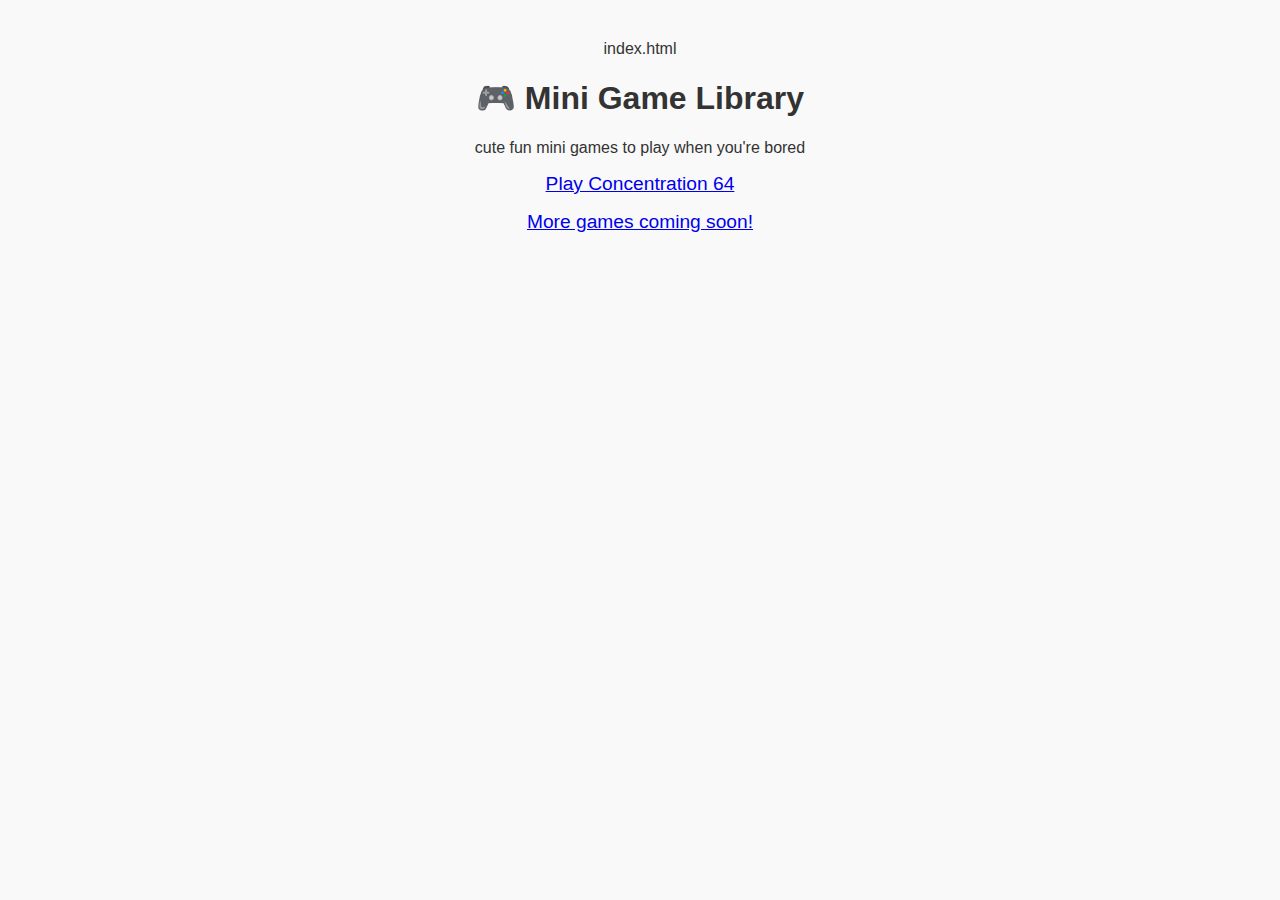
<file: index.html>
index.html 

<!DOCTYPE html>
<html lang="en">
<head>
  <meta charset="UTF-8">
  <title>Mini Game Library</title>
  <link rel="stylesheet" href="style.css" />
</head>
<body>
  <h1>🎮 Mini Game Library</h1>
  <p>cute fun mini games to play when you're bored</p>

  <ul>
    <li><a href="games/concentration-64/index.html">Play Concentration 64</a></li>
    <li><a href="games/coming-soon.html">More games coming soon!</a></li>
  </ul>
</body>
</html>
</file>
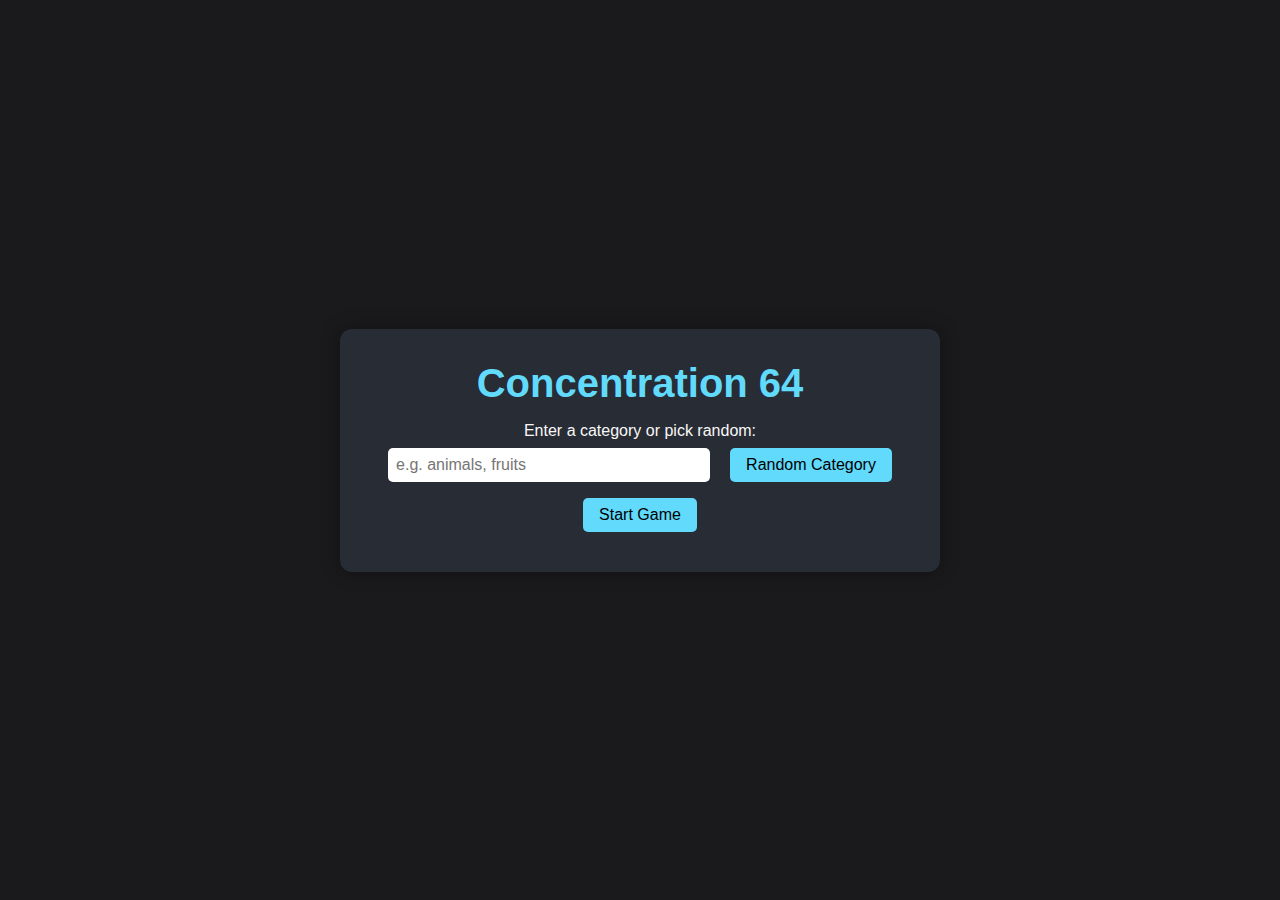
<file: games/concentration-64/index.html>
<!DOCTYPE html>
<html lang="en">
<head>
  <meta charset="UTF-8" />
  <meta name="viewport" content="width=device-width, initial-scale=1.0"/>
  <title>Concentration 64</title>
  <link rel="stylesheet" href="styles.css" />
</head>
<body>
  <div class="game-container">
    <h1>Concentration 64</h1>
    
    <div id="setup-screen">
      <label for="category">Enter a category or pick random:</label>
      <input type="text" id="category-input" placeholder="e.g. animals, fruits"/>
      <button id="random-category">Random Category</button>
      <button id="start-game">Start Game</button>
    </div>

    <div id="game-screen" class="hidden">
      <div class="scoreboard">
        <div>Player Score: <span id="player-score">0</span></div>
        <div>AI Score: <span id="ai-score">0</span></div>
        <div>Time Left: <span id="timer">5</span>s</div>
      </div>

      <div id="turn-display">Player's Turn</div>

      <div class="input-area">
        <input type="text" id="player-input" placeholder="Your word" disabled />
        <button id="submit-word" disabled>Submit</button>
      </div>

      <div class="word-log">
        <h3>Words Used</h3>
        <ul id="word-list"></ul>
      </div>
    </div>

    <div id="game-over" class="hidden">
      <h2 id="winner-msg"></h2>
      <button id="restart">Play Again</button>
    </div>
  </div>

  <script src="script.js"></script>
</body>
</html>
</file>
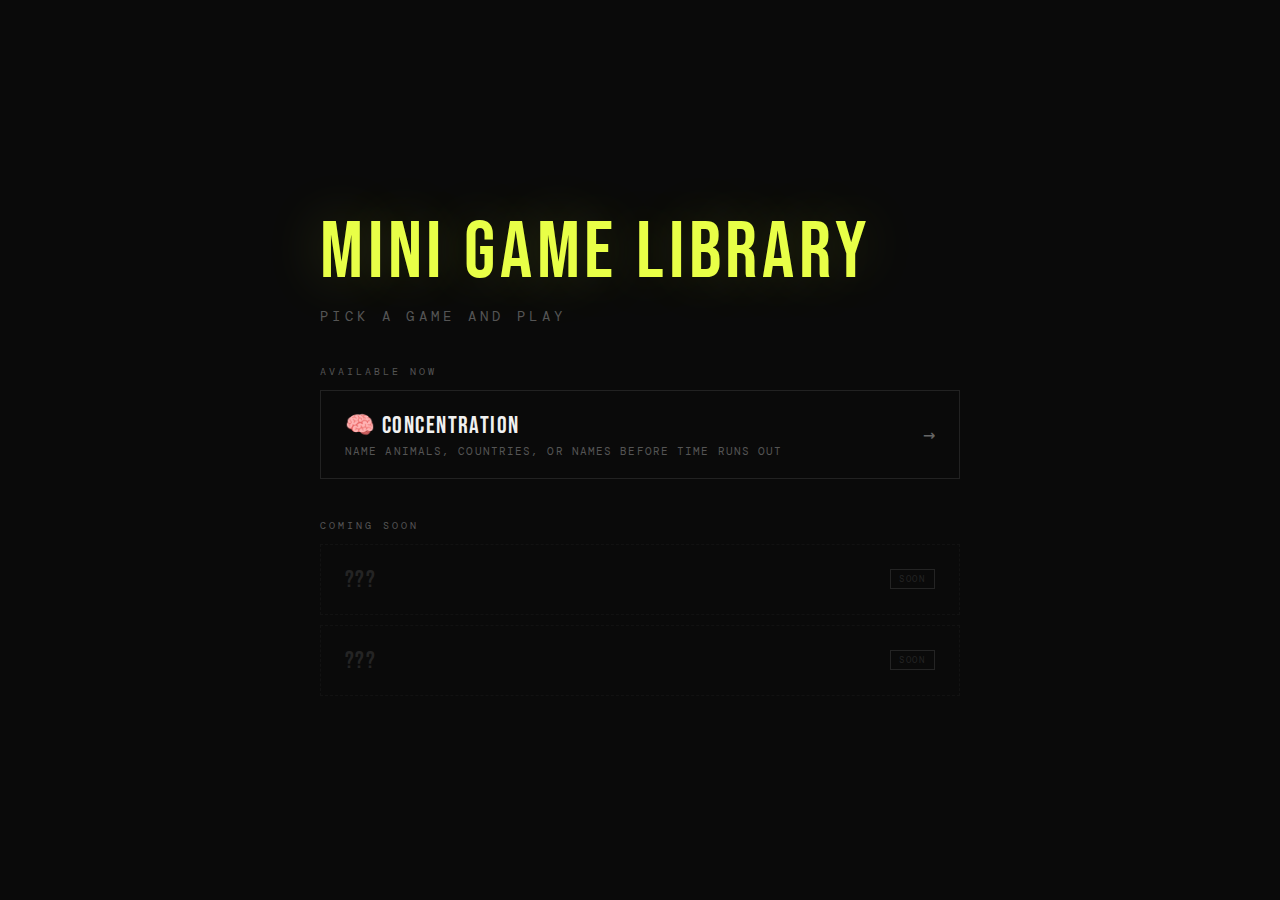
<file: home_index.html>
<!DOCTYPE html>
<html lang="en">
<head>
<meta charset="UTF-8">
<meta name="viewport" content="width=device-width, initial-scale=1.0">
<title>Mini Game Library</title>
<link href="https://fonts.googleapis.com/css2?family=Bebas+Neue&family=DM+Mono:wght@400;500&display=swap" rel="stylesheet">
<style>
  :root {
    --bg: #0a0a0a;
    --surface: #111;
    --border: #222;
    --accent: #e8ff47;
    --text: #f0f0f0;
    --muted: #555;
  }

  * { margin: 0; padding: 0; box-sizing: border-box; }

  body {
    background: var(--bg);
    color: var(--text);
    font-family: 'DM Mono', monospace;
    min-height: 100vh;
    display: flex;
    flex-direction: column;
    align-items: center;
    justify-content: center;
    padding: 24px;
  }

  .wrap {
    width: 100%;
    max-width: 640px;
    display: flex;
    flex-direction: column;
    gap: 40px;
    animation: fadeUp 0.4s ease;
  }

  .logo {
    font-family: 'Bebas Neue', sans-serif;
    font-size: clamp(36px, 10vw, 80px);
    letter-spacing: 0.06em;
    color: var(--accent);
    text-shadow: 0 0 60px rgba(232,255,71,0.2);
  }

  .logo span {
    display: block;
    font-family: 'DM Mono', monospace;
    font-size: 0.18em;
    letter-spacing: 0.3em;
    color: var(--muted);
    text-transform: uppercase;
    margin-top: 6px;
  }

  .section-label {
    font-size: 10px;
    letter-spacing: 0.3em;
    text-transform: uppercase;
    color: var(--muted);
    margin-bottom: 12px;
  }

  .game-list {
    display: flex;
    flex-direction: column;
    gap: 10px;
  }

  .game-card {
    display: flex;
    align-items: center;
    justify-content: space-between;
    padding: 20px 24px;
    border: 1px solid var(--border);
    text-decoration: none;
    color: var(--text);
    transition: all 0.15s;
    position: relative;
    overflow: hidden;
  }

  .game-card::before {
    content: '';
    position: absolute;
    inset: 0;
    background: var(--accent);
    transform: translateX(-100%);
    transition: transform 0.2s ease;
    z-index: 0;
  }

  .game-card:hover::before { transform: translateX(0); }
  .game-card:hover { color: #000; border-color: var(--accent); }
  .game-card:hover .game-desc { color: #000; }
  .game-card > * { position: relative; z-index: 1; }

  .game-info { display: flex; flex-direction: column; gap: 4px; }

  .game-name {
    font-family: 'Bebas Neue', sans-serif;
    font-size: 24px;
    letter-spacing: 0.06em;
  }

  .game-desc {
    font-size: 11px;
    letter-spacing: 0.1em;
    color: var(--muted);
    text-transform: uppercase;
  }

  .game-arrow {
    font-size: 20px;
    opacity: 0.4;
  }

  .coming-soon {
    border: 1px dashed var(--border);
    padding: 20px 24px;
    display: flex;
    align-items: center;
    justify-content: space-between;
    opacity: 0.35;
  }

  .coming-soon .game-name {
    font-family: 'Bebas Neue', sans-serif;
    font-size: 24px;
    letter-spacing: 0.06em;
    color: var(--muted);
  }

  .badge {
    font-size: 9px;
    letter-spacing: 0.2em;
    text-transform: uppercase;
    border: 1px solid var(--muted);
    color: var(--muted);
    padding: 3px 8px;
  }

  @keyframes fadeUp {
    from { opacity: 0; transform: translateY(16px); }
    to { opacity: 1; transform: translateY(0); }
  }
</style>
</head>
<body>
<div class="wrap">
  <div class="logo">
    Mini Game Library
    <span>pick a game and play</span>
  </div>

  <div>
    <div class="section-label">Available Now</div>
    <div class="game-list">
      <a class="game-card" href="games/concentration-64/index.html">
        <div class="game-info">
          <div class="game-name">🧠 Concentration</div>
          <div class="game-desc">Name animals, countries, or names before time runs out</div>
        </div>
        <div class="game-arrow">→</div>
      </a>
    </div>
  </div>

  <div>
    <div class="section-label">Coming Soon</div>
    <div class="game-list">
      <div class="coming-soon">
        <div class="game-name">??? </div>
        <div class="badge">Soon</div>
      </div>
      <div class="coming-soon">
        <div class="game-name">???</div>
        <div class="badge">Soon</div>
      </div>
    </div>
  </div>
</div>
</body>
</html>
</file>
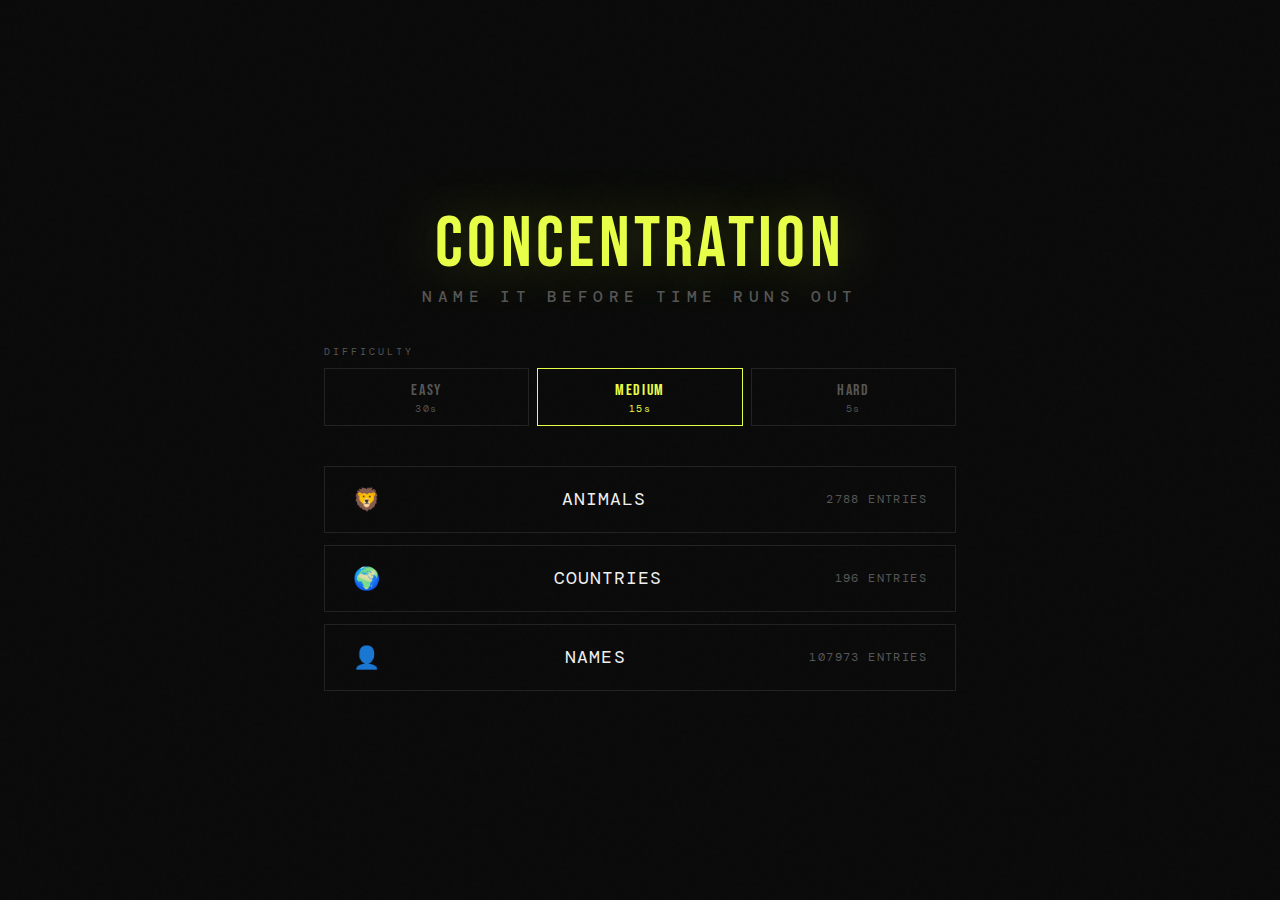
<file: games/concentration-64/NEWindex.html>
<!DOCTYPE html>
<html lang="en">
<head>
<meta charset="UTF-8">
<meta name="viewport" content="width=device-width, initial-scale=1.0">
<title>CONCENTRATION</title>
<link href="https://fonts.googleapis.com/css2?family=Bebas+Neue&family=DM+Mono:wght@400;500&display=swap" rel="stylesheet">
<style>
  :root {
    --bg: #0a0a0a;
    --surface: #111;
    --border: #222;
    --accent: #e8ff47;
    --accent2: #ff4747;
    --accent3: #47d4ff;
    --text: #f0f0f0;
    --muted: #555;
    --green: #47ff8a;
    --timer-full: #e8ff47;
    --timer-low: #ff4747;
  }

  * { margin: 0; padding: 0; box-sizing: border-box; }

  body {
    background: var(--bg);
    color: var(--text);
    font-family: 'DM Mono', monospace;
    min-height: 100vh;
    display: flex;
    flex-direction: column;
    align-items: center;
    justify-content: center;
    overflow-x: hidden;
  }

  /* NOISE OVERLAY */
  body::before {
    content: '';
    position: fixed;
    inset: 0;
    background-image: url("data:image/svg+xml,%3Csvg viewBox='0 0 256 256' xmlns='http://www.w3.org/2000/svg'%3E%3Cfilter id='noise'%3E%3CfeTurbulence type='fractalNoise' baseFrequency='0.9' numOctaves='4' stitchTiles='stitch'/%3E%3C/filter%3E%3Crect width='100%25' height='100%25' filter='url(%23noise)' opacity='0.04'/%3E%3C/svg%3E");
    pointer-events: none;
    z-index: 9999;
    opacity: 0.4;
  }

  /* SCREENS */
  .screen { display: none; width: 100%; max-width: 680px; padding: 24px; }
  .screen.active { display: flex; flex-direction: column; align-items: center; }

  /* ── MENU SCREEN ── */
  #menu-screen {
    gap: 40px;
    animation: fadeUp 0.4s ease;
  }

  .logo {
    font-family: 'Bebas Neue', sans-serif;
    font-size: clamp(28px, 8vw, 72px);
    letter-spacing: 0.06em;
    line-height: 1;
    color: var(--accent);
    text-align: center;
    text-shadow: 0 0 60px rgba(232,255,71,0.25);
    white-space: nowrap;
  }

  .logo span {
    display: block;
    font-size: 0.22em;
    letter-spacing: 0.35em;
    color: var(--muted);
    font-family: 'DM Mono', monospace;
    font-weight: 500;
    text-transform: uppercase;
    margin-top: 8px;
  }

  .categories {
    display: flex;
    flex-direction: column;
    gap: 12px;
    width: 100%;
  }

  .cat-btn {
    background: transparent;
    border: 1px solid var(--border);
    color: var(--text);
    font-family: 'DM Mono', monospace;
    font-size: 14px;
    letter-spacing: 0.1em;
    text-transform: uppercase;
    padding: 18px 28px;
    cursor: pointer;
    display: flex;
    align-items: center;
    justify-content: space-between;
    transition: all 0.15s ease;
    position: relative;
    overflow: hidden;
  }

  .cat-btn::before {
    content: '';
    position: absolute;
    inset: 0;
    background: var(--accent);
    transform: translateX(-100%);
    transition: transform 0.2s ease;
    z-index: 0;
  }

  .cat-btn:hover::before { transform: translateX(0); }
  .cat-btn:hover { color: #000; border-color: var(--accent); }
  .cat-btn:hover .cat-count { color: #000; }

  .cat-btn > * { position: relative; z-index: 1; }

  .cat-label { font-size: 18px; letter-spacing: 0.06em; }
  .cat-count { color: var(--muted); font-size: 12px; }

  .cat-emoji { font-size: 22px; }

  /* ── GAME SCREEN ── */
  #game-screen { gap: 20px; animation: fadeUp 0.35s ease; }

  .game-header {
    width: 100%;
    display: flex;
    align-items: center;
    justify-content: space-between;
    border-bottom: 1px solid var(--border);
    padding-bottom: 16px;
  }

  .category-tag {
    font-family: 'Bebas Neue', sans-serif;
    font-size: 28px;
    letter-spacing: 0.06em;
    color: var(--accent);
  }

  .scores {
    display: flex;
    gap: 20px;
    align-items: center;
  }

  .score-item {
    text-align: center;
  }

  .score-label {
    font-size: 9px;
    letter-spacing: 0.2em;
    text-transform: uppercase;
    color: var(--muted);
  }

  .score-val {
    font-family: 'Bebas Neue', sans-serif;
    font-size: 36px;
    line-height: 1;
  }

  .score-val.player { color: var(--accent); }
  .score-val.computer { color: var(--accent3); }

  .score-divider {
    color: var(--muted);
    font-family: 'Bebas Neue', sans-serif;
    font-size: 28px;
  }

  /* TIMER */
  .timer-wrap {
    width: 100%;
    height: 4px;
    background: var(--border);
    position: relative;
    overflow: hidden;
  }

  .timer-bar {
    height: 100%;
    width: 100%;
    background: var(--timer-full);
    transform-origin: left;
    transition: background 0.3s;
  }

  .timer-bar.low { background: var(--timer-low); }

  .timer-countdown {
    font-family: 'Bebas Neue', sans-serif;
    font-size: 48px;
    color: var(--accent);
    text-align: center;
    line-height: 1;
    transition: color 0.3s;
  }

  .timer-countdown.low { color: var(--timer-low); }

  /* GAME LOG */
  .game-log {
    width: 100%;
    min-height: 80px;
    border: 1px solid var(--border);
    padding: 14px 16px;
    font-size: 13px;
    line-height: 1.7;
    overflow-y: auto;
    max-height: 160px;
    display: flex;
    flex-direction: column;
    gap: 2px;
  }

  .log-entry { opacity: 0; animation: fadeIn 0.2s ease forwards; }
  .log-entry.good { color: var(--green); }
  .log-entry.bad { color: var(--accent2); }
  .log-entry.info { color: var(--accent3); }
  .log-entry.system { color: var(--muted); }

  /* INPUT */
  .input-wrap {
    width: 100%;
    position: relative;
    display: flex;
    gap: 0;
  }

  #answer-input {
    flex: 1;
    background: var(--surface);
    border: 1px solid var(--border);
    border-right: none;
    color: var(--text);
    font-family: 'DM Mono', monospace;
    font-size: 16px;
    padding: 16px 20px;
    outline: none;
    transition: border-color 0.15s;
    letter-spacing: 0.02em;
  }

  #answer-input:focus { border-color: var(--accent); }
  #answer-input:disabled { opacity: 0.4; cursor: not-allowed; }
  #answer-input::placeholder { color: var(--muted); font-size: 13px; }

  #submit-btn {
    background: var(--accent);
    border: 1px solid var(--accent);
    color: #000;
    font-family: 'Bebas Neue', sans-serif;
    font-size: 18px;
    letter-spacing: 0.1em;
    padding: 16px 28px;
    cursor: pointer;
    transition: all 0.15s;
    white-space: nowrap;
  }

  #submit-btn:hover { background: #fff; border-color: #fff; }
  #submit-btn:disabled { opacity: 0.4; cursor: not-allowed; }

  .used-count {
    font-size: 11px;
    color: var(--muted);
    letter-spacing: 0.15em;
    text-transform: uppercase;
    text-align: right;
    width: 100%;
  }

  /* COMPUTER THINKING */
  .thinking {
    display: none;
    align-items: center;
    gap: 10px;
    color: var(--accent3);
    font-size: 13px;
    letter-spacing: 0.1em;
    text-transform: uppercase;
  }

  .thinking.visible { display: flex; }

  .thinking-dots span {
    animation: blink 1s infinite;
    font-size: 18px;
    line-height: 0;
  }
  .thinking-dots span:nth-child(2) { animation-delay: 0.2s; }
  .thinking-dots span:nth-child(3) { animation-delay: 0.4s; }

  /* GAME OVER */
  #gameover-screen { gap: 32px; animation: fadeUp 0.4s ease; }

  .result-header {
    text-align: center;
  }

  .result-label {
    font-size: 11px;
    letter-spacing: 0.3em;
    text-transform: uppercase;
    color: var(--muted);
    margin-bottom: 8px;
  }

  .result-title {
    font-family: 'Bebas Neue', sans-serif;
    font-size: clamp(52px, 12vw, 96px);
    line-height: 0.95;
    letter-spacing: 0.02em;
  }

  .result-title.win { color: var(--green); }
  .result-title.lose { color: var(--accent2); }
  .result-title.tie { color: var(--accent); }

  .final-scores {
    display: flex;
    gap: 2px;
    width: 100%;
  }

  .final-score-block {
    flex: 1;
    padding: 20px;
    background: var(--surface);
    text-align: center;
    border: 1px solid var(--border);
  }

  .final-score-block .label {
    font-size: 10px;
    letter-spacing: 0.25em;
    text-transform: uppercase;
    color: var(--muted);
    margin-bottom: 6px;
  }

  .final-score-block .val {
    font-family: 'Bebas Neue', sans-serif;
    font-size: 56px;
    line-height: 1;
  }

  .final-score-block.p .val { color: var(--accent); }
  .final-score-block.c .val { color: var(--accent3); }

  .result-reason {
    font-size: 13px;
    color: var(--muted);
    text-align: center;
    letter-spacing: 0.03em;
    max-width: 400px;
    line-height: 1.6;
  }

  .btn-row {
    display: flex;
    gap: 10px;
    width: 100%;
  }

  .action-btn {
    flex: 1;
    padding: 16px;
    font-family: 'Bebas Neue', sans-serif;
    font-size: 18px;
    letter-spacing: 0.1em;
    cursor: pointer;
    transition: all 0.15s;
    border: 1px solid;
  }

  .action-btn.primary {
    background: var(--accent);
    border-color: var(--accent);
    color: #000;
  }

  .action-btn.primary:hover { background: #fff; border-color: #fff; }

  .action-btn.secondary {
    background: transparent;
    border-color: var(--border);
    color: var(--muted);
  }

  .action-btn.secondary:hover { border-color: var(--text); color: var(--text); }

  /* ANIMATIONS */
  @keyframes fadeUp {
    from { opacity: 0; transform: translateY(16px); }
    to { opacity: 1; transform: translateY(0); }
  }

  @keyframes fadeIn {
    from { opacity: 0; transform: translateX(-4px); }
    to { opacity: 1; transform: translateX(0); }
  }

  @keyframes blink {
    0%, 100% { opacity: 0.2; }
    50% { opacity: 1; }
  }

  @keyframes shake {
    0%, 100% { transform: translateX(0); }
    20% { transform: translateX(-6px); }
    40% { transform: translateX(6px); }
    60% { transform: translateX(-4px); }
    80% { transform: translateX(4px); }
  }

  .shake { animation: shake 0.3s ease; }

  /* BACK BTN */
  .back-btn {
    background: none;
    border: none;
    color: var(--muted);
    font-family: 'DM Mono', monospace;
    font-size: 12px;
    letter-spacing: 0.15em;
    text-transform: uppercase;
    cursor: pointer;
    padding: 4px 0;
    align-self: flex-start;
    transition: color 0.15s;
  }

  .back-btn:hover { color: var(--text); }

  .back-btn::before { content: '← '; }


  .diff-wrap {
    width: 100%;
    display: flex;
    flex-direction: column;
    gap: 10px;
  }
  .diff-label {
    font-size: 10px;
    letter-spacing: 0.3em;
    color: var(--muted);
    text-transform: uppercase;
  }
  .diff-btns {
    display: flex;
    gap: 8px;
    width: 100%;
  }
  .diff-btn {
    flex: 1;
    background: transparent;
    border: 1px solid var(--border);
    color: var(--muted);
    font-family: 'Bebas Neue', sans-serif;
    font-size: 16px;
    letter-spacing: 0.1em;
    padding: 12px 8px 10px;
    cursor: pointer;
    display: flex;
    flex-direction: column;
    align-items: center;
    gap: 2px;
    transition: all 0.15s;
  }
  .diff-btn span {
    font-family: 'DM Mono', monospace;
    font-size: 10px;
    letter-spacing: 0.15em;
    color: var(--muted);
  }
  .diff-btn.active {
    border-color: var(--accent);
    color: var(--accent);
  }
  .diff-btn.active span { color: var(--accent); }
  .diff-btn:hover { border-color: var(--text); color: var(--text); }
  .diff-btn:hover span { color: var(--text); }
</style>
</head>
<body>

<!-- ── MENU ── -->
<section id="menu-screen" class="screen active">
  <div class="logo">
    CONCENTRATION
    <span>name it before time runs out</span>
  </div>
  <div class="diff-wrap">
    <div class="diff-label">DIFFICULTY</div>
    <div class="diff-btns">
      <button class="diff-btn" data-seconds="30" onclick="setDifficulty(this)">EASY<span>30s</span></button>
      <button class="diff-btn active" data-seconds="15" onclick="setDifficulty(this)">MEDIUM<span>15s</span></button>
      <button class="diff-btn" data-seconds="5" onclick="setDifficulty(this)">HARD<span>5s</span></button>
    </div>
  </div>
  <div class="categories">
    <button class="cat-btn" data-cat="animals" onclick="startGame('animals')">
      <span class="cat-emoji">🦁</span>
      <span class="cat-label">Animals</span>
      <span class="cat-count">300 entries</span>
    </button>
    <button class="cat-btn" data-cat="countries" onclick="startGame('countries')">
      <span class="cat-emoji">🌍</span>
      <span class="cat-label">Countries</span>
      <span class="cat-count">194 entries</span>
    </button>
    <button class="cat-btn" data-cat="names" onclick="startGame('names')">
      <span class="cat-emoji">👤</span>
      <span class="cat-label">Names</span>
      <span class="cat-count">600 entries</span>
    </button>
  </div>
</section>

<!-- ── GAME ── -->
<section id="game-screen" class="screen">
  <div style='display:flex;gap:16px;align-self:flex-start;'><a href='../../index.html' style='background:none;border:none;color:#555;font-family:DM Mono,monospace;font-size:12px;letter-spacing:.15em;text-transform:uppercase;cursor:pointer;text-decoration:none;padding:4px 0;'>← Home</a><button class="back-btn" onclick="goMenu()">Menu</button></div>

  <div class="game-header">
    <div class="category-tag" id="cat-tag">Animals</div>
    <div class="scores">
      <div class="score-item">
        <div class="score-label">You</div>
        <div class="score-val player" id="p-score">0</div>
      </div>
      <div class="score-divider">—</div>
      <div class="score-item">
        <div class="score-label">CPU</div>
        <div class="score-val computer" id="c-score">0</div>
      </div>
    </div>
  </div>

  <div class="timer-wrap">
    <div class="timer-bar" id="timer-bar"></div>
  </div>

  <div class="timer-countdown" id="timer-display">5</div>

  <div class="game-log" id="game-log"></div>

  <div class="thinking" id="thinking-indicator">
    <span>CPU thinking</span>
    <span class="thinking-dots">
      <span>·</span><span>·</span><span>·</span>
    </span>
  </div>

  <div class="input-wrap">
    <input
      id="answer-input"
      type="text"
      placeholder="Type your answer and press Enter..."
      autocomplete="off"
      autocorrect="off"
      spellcheck="false"
    >
    <button id="submit-btn" onclick="submitAnswer()">GO</button>
  </div>

  <div class="used-count" id="used-count">0 used</div>
</section>

<!-- ── GAME OVER ── -->
<section id="gameover-screen" class="screen">
  <div class="result-header">
    <div class="result-label" id="result-label">Game Over</div>
    <div class="result-title" id="result-title">YOU WIN</div>
  </div>

  <div class="final-scores">
    <div class="final-score-block p">
      <div class="label">You</div>
      <div class="val" id="final-p">0</div>
    </div>
    <div class="final-score-block c">
      <div class="label">CPU</div>
      <div class="val" id="final-c">0</div>
    </div>
  </div>

  <div class="result-reason" id="result-reason"></div>

  <div class="btn-row">
    <button class="action-btn primary" id="play-again-btn" onclick="playAgain()">Play Again</button>
    <button class="action-btn secondary" onclick="goMenu()">Change Category</button>
  </div>
</section>

<script>
let DATA = { animals: [], countries: [], names: [] };

async function loadAllData() {
  const files = { animals: 'animals.txt', countries: 'countries.txt', names: 'names.txt' };
  await Promise.all(Object.entries(files).map(async ([key, file]) => {
    const res = await fetch(file);
    const text = await res.text();
    DATA[key] = text.split('\n').map(l => l.replace(/\r/g, '').trim()).filter(l => l.length > 0);
  }));
  document.querySelectorAll('.cat-btn').forEach(btn => {
    const cat = btn.getAttribute('data-cat');
    if (cat) btn.querySelector('.cat-count').textContent = DATA[cat].length + ' entries';
  });
}

const ALIASES = {
  "usa": "united states", "us": "united states", "america": "united states",
  "uk": "united kingdom", "britain": "united kingdom", "england": "united kingdom",
  "uae": "united arab emirates",
  "russia": "russian federation",
  "north korea": "korea north", "south korea": "korea south",
  "burma": "myanmar, {burma}",
  "trinidad": "trinidad & tobago"
};

let TIME_LIMIT = 15;
const CPU_DELAY = 2500;

function setDifficulty(btn) {
  document.querySelectorAll('.diff-btn').forEach(b => b.classList.remove('active'));
  btn.classList.add('active');
  TIME_LIMIT = parseInt(btn.getAttribute('data-seconds'));
}

let state = {
  category: null, validMap: {}, usedSet: new Set(),
  playerScore: 0, cpuScore: 0,
  timerInterval: null, timerStart: null,
  inputEnabled: false, gameOver: false, timeExpired: false,
};

function showScreen(id) {
  document.querySelectorAll('.screen').forEach(s => s.classList.remove('active'));
  document.getElementById(id).classList.add('active');
}

function goMenu() { clearTimer(); showScreen('menu-screen'); }

async function startGame(category) {
  if (DATA[category].length === 0) {
    await loadAllData();
  }
  const items = DATA[category];
  state = {
    category, validMap: {}, usedSet: new Set(),
    playerScore: 0, cpuScore: 0,
    timerInterval: null, timerStart: null,
    inputEnabled: false, gameOver: false, timeExpired: false,
  };
  items.forEach(item => { state.validMap[item.toLowerCase()] = item; });
  document.getElementById('cat-tag').textContent =
    category === 'animals' ? '🦁 Animals' :
    category === 'countries' ? '🌍 Countries' : '👤 Names';
  document.getElementById('p-score').textContent = '0';
  document.getElementById('c-score').textContent = '0';
  document.getElementById('used-count').textContent = '0 used';
  document.getElementById('game-log').innerHTML = '';
  document.getElementById('thinking-indicator').classList.remove('visible');
  document.getElementById('answer-input').value = '';
  showScreen('game-screen');
  addLog('Start naming ' + category + '! You have ' + TIME_LIMIT + 's per turn.', 'system');
  enableInput();
  startTimer();
}

function startTimer() {
  clearTimer();
  state.timerStart = Date.now();
  const bar = document.getElementById('timer-bar');
  const display = document.getElementById('timer-display');
  bar.style.transition = 'none';
  bar.style.transform = 'scaleX(1)';
  bar.classList.remove('low');
  display.classList.remove('low');
  state.timerInterval = setInterval(function() {
    const elapsed = (Date.now() - state.timerStart) / 1000;
    const remaining = Math.max(0, TIME_LIMIT - elapsed);
    const pct = remaining / TIME_LIMIT;
    bar.style.transform = 'scaleX(' + pct + ')';
    display.textContent = Math.ceil(remaining);
    if (pct < 0.35) { bar.classList.add('low'); display.classList.add('low'); }
    if (remaining <= 0) { clearTimer(); if (!state.gameOver && state.inputEnabled) triggerTimeOut(); }
  }, 50);
}

function clearTimer() {
  if (state.timerInterval) { clearInterval(state.timerInterval); state.timerInterval = null; }
}

function triggerTimeOut() {
  state.timeExpired = true;
  disableInput();
  addLog('TIME IS UP!', 'bad');
  endGame('timeout');
}

function enableInput() {
  state.inputEnabled = true;
  document.getElementById('answer-input').disabled = false;
  document.getElementById('submit-btn').disabled = false;
  document.getElementById('answer-input').focus();
}

function disableInput() {
  state.inputEnabled = false;
  document.getElementById('answer-input').disabled = true;
  document.getElementById('submit-btn').disabled = true;
}

document.addEventListener('DOMContentLoaded', function() {
  document.getElementById('answer-input').addEventListener('keydown', function(e) {
    if (e.key === 'Enter') submitAnswer();
  });
  loadAllData();
});

function submitAnswer() {
  if (!state.inputEnabled || state.gameOver) return;
  const inp = document.getElementById('answer-input');
  const raw = inp.value.trim();
  if (!raw) return;
  inp.value = '';
  let processed = raw.toLowerCase();
  if (ALIASES[processed]) processed = ALIASES[processed];
  if (!(processed in state.validMap)) {
    addLog('❌ "' + raw + '" is not valid.', 'bad');
    shakeInput();
    return;
  }
  if (state.usedSet.has(processed)) {
    addLog('❌ "' + state.validMap[processed] + '" was already used!', 'bad');
    shakeInput();
    return;
  }
  clearTimer();
  state.usedSet.add(processed);
  state.playerScore++;
  document.getElementById('p-score').textContent = state.playerScore;
  document.getElementById('used-count').textContent = state.usedSet.size + ' used';
  addLog('✅ ' + state.validMap[processed], 'good');
  disableInput();
  cpuTurn();
}

function shakeInput() {
  const inp = document.getElementById('answer-input');
  inp.classList.remove('shake');
  void inp.offsetWidth;
  inp.classList.add('shake');
}

function cpuTurn() {
  const remaining = Object.entries(state.validMap).filter(function(e) { return !state.usedSet.has(e[0]); });
  if (remaining.length === 0) { addLog('No more entries left!', 'info'); endGame('empty'); return; }
  document.getElementById('thinking-indicator').classList.add('visible');
  setTimeout(function() {
    if (state.gameOver) return;
    document.getElementById('thinking-indicator').classList.remove('visible');
    const pick = remaining[Math.floor(Math.random() * remaining.length)];
    state.usedSet.add(pick[0]);
    state.cpuScore++;
    document.getElementById('c-score').textContent = state.cpuScore;
    document.getElementById('used-count').textContent = state.usedSet.size + ' used';
    addLog('🤖 CPU: ' + pick[1], 'info');
    enableInput();
    startTimer();
  }, CPU_DELAY);
}

function addLog(msg, type) {
  type = type || 'system';
  const log = document.getElementById('game-log');
  const entry = document.createElement('div');
  entry.className = 'log-entry ' + type;
  entry.textContent = msg;
  log.appendChild(entry);
  log.scrollTop = log.scrollHeight;
  while (log.children.length > 30) log.removeChild(log.firstChild);
}

function endGame(reason) {
  state.gameOver = true;
  clearTimer();
  disableInput();
  document.getElementById('thinking-indicator').classList.remove('visible');
  const p = state.playerScore;
  const c = state.cpuScore;
  document.getElementById('final-p').textContent = p;
  document.getElementById('final-c').textContent = c;
  document.getElementById('play-again-btn').onclick = playAgain;
  const resultTitle = document.getElementById('result-title');
  const resultLabel = document.getElementById('result-label');
  const resultReason = document.getElementById('result-reason');
  if (reason === 'timeout') {
    resultLabel.textContent = 'Time ran out';
    resultTitle.textContent = p > c ? 'YOU WIN' : p < c ? 'CPU WINS' : 'DRAW';
    resultTitle.className = 'result-title ' + (p > c ? 'win' : p < c ? 'lose' : 'tie');
    resultReason.textContent = 'You ran out of time. Final: ' + p + ' vs ' + c + '.';
  } else if (reason === 'empty') {
    resultLabel.textContent = 'Category exhausted';
    resultTitle.textContent = p > c ? 'YOU WIN' : p < c ? 'CPU WINS' : 'DRAW';
    resultTitle.className = 'result-title ' + (p > c ? 'win' : p < c ? 'lose' : 'tie');
    resultReason.textContent = 'All ' + state.usedSet.size + ' entries named! Final: ' + p + ' vs ' + c + '.';
  }
  setTimeout(function() { showScreen('gameover-screen'); }, 400);
}

function playAgain() { startGame(state.category); }
</script>
</body>
</html>
</file>
<file: style.css>
body {
  font-family: sans-serif;
  background: #f9f9f9;
  color: #333;
  text-align: center;
  padding: 2rem;
}

ul {
  list-style: none;
  padding: 0;
}

li {
  margin: 1rem 0;
  font-size: 1.2rem;
}
</file>
<file: games/concentration-64/styles.css>
* {
  box-sizing: border-box;
  font-family: 'Segoe UI', Tahoma, Geneva, Verdana, sans-serif;
  margin: 0;
  padding: 0;
}

body {
  background-color: #1a1a1d;
  color: #f8f8f8;
  display: flex;
  justify-content: center;
  align-items: center;
  height: 100vh;
}

.game-container {
  width: 100%;
  max-width: 600px;
  padding: 2rem;
  background-color: #282c34;
  border-radius: 12px;
  box-shadow: 0 0 20px #00000055;
  text-align: center;
}

h1 {
  font-size: 2.5rem;
  margin-bottom: 1rem;
  color: #61dafb;
}

label, input, button {
  font-size: 1rem;
  margin: 0.5rem;
}

input[type="text"] {
  padding: 0.5rem;
  width: 60%;
  border-radius: 5px;
  border: none;
  outline: none;
}

button {
  padding: 0.5rem 1rem;
  border: none;
  background-color: #61dafb;
  color: #000;
  border-radius: 5px;
  cursor: pointer;
  transition: background-color 0.3s;
}

button:hover {
  background-color: #21a1f1;
}

.hidden {
  display: none;
}

.scoreboard {
  display: flex;
  justify-content: space-around;
  margin-bottom: 1rem;
  font-weight: bold;
}

#turn-display {
  font-size: 1.2rem;
  margin: 1rem 0;
  color: #ffe66d;
}

.input-area {
  margin-bottom: 1rem;
}

#player-input {
  width: 70%;
}

.word-log {
  text-align: left;
  margin-top: 1rem;
  background-color: #333;
  padding: 1rem;
  border-radius: 8px;
  max-height: 150px;
  overflow-y: auto;
}

.word-log ul {
  list-style: none;
}

.word-log li {
  padding: 4px 0;
  border-bottom: 1px solid #444;
}

#game-over {
  margin-top: 2rem;
}

#winner-msg {
  font-size: 1.5rem;
  color: #ffffff;
  margin-bottom: 1rem;
}
</file>
